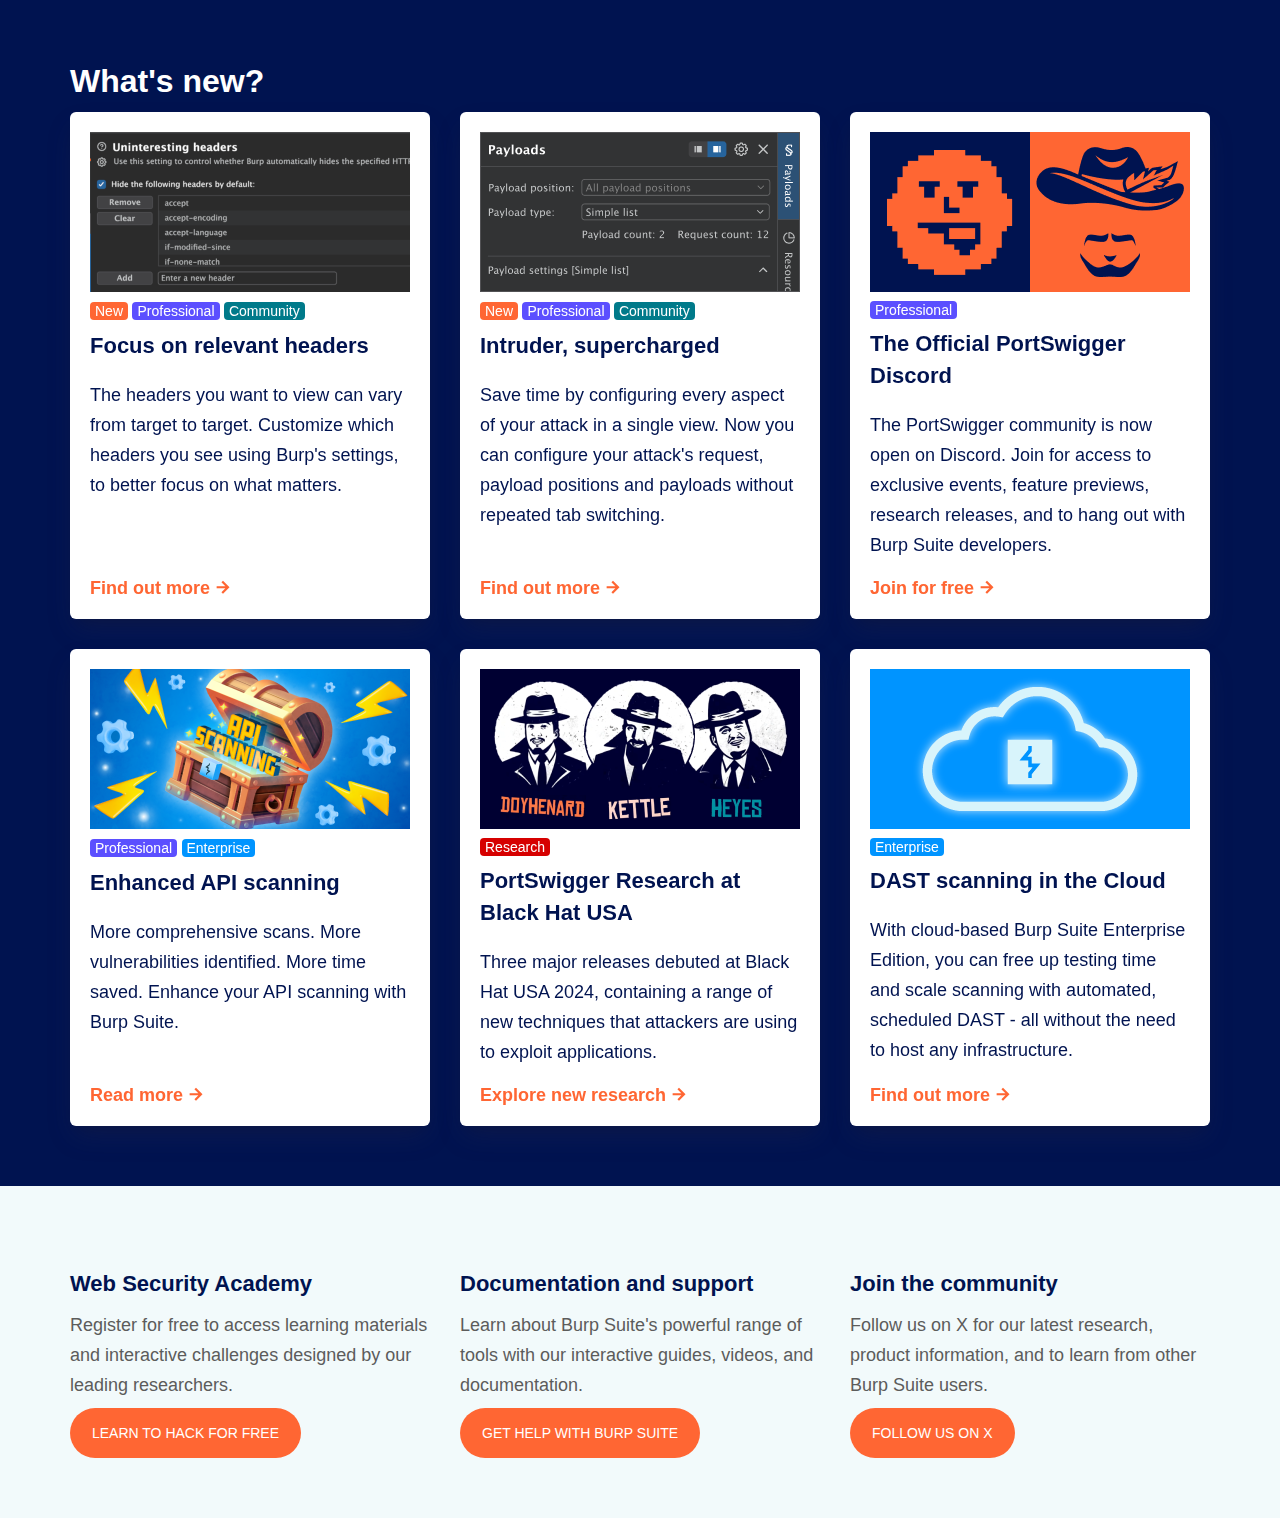
<file: resources/burp-chromium-extension/new-tab/newtab.html>
<html lang="en">
 <head>
  <meta charset="utf-8">
  <meta content="IE=edge" http-equiv="X-UA-Compatible">
  <meta content="width=device-width, initial-scale=1" name="viewport">
  <title>PortSwigger</title>
  <link href="assets/ps/styles/psmain.css" rel="stylesheet" type="text/css">
  <link href="custom.css" rel="stylesheet" type="text/css">
  <script src="newtab.js"></script>
 </head>
 <body>
  <div class="wrapper">
   <div class="section-full-width theme-navy-1">
    <h2>What's new?</h2>
    <div class="container-columns-block"><a target="_blank" redirect="https://0awuhksnz9cf89t1wkg99pxqz1sbpz8zl9kvuw99az0cexm3ky33ckkrkeblyxe/https%3A%2F%2Fportswigger.net%2Fburp%2Fdocumentation%2Fdesktop%2Fsettings%2Fui%2Fmessage-editor%23uninteresting-headers"> <img src="images/uninteresting-headers.png" alt="Uninteresting headers"> <span class="margin-top-tiny"> <span class="label theme-orange-1">New</span> <span class="label theme-pro-1">Professional</span> <span class="label theme-community-2">Community</span> </span> <h3 class="heading3-dark-blue margin-top-tiny">Focus on relevant headers</h3> <p class="heading-navy-1">The headers you want to view can vary from target to target. Customize which headers you see using Burp's settings, to better focus on what matters.</p>
      <div class="spacer"></div> <span class="chevron-after">Find out more</span> </a> <a target="_blank" redirect="https://0awuhksnz9cf89t1wkg99pxqz1sbpz8zl9kvuw99az0cexm3ky33ckkrkeblyxe/https%3A%2F%2Fportswigger.net%2Fburp%2Fdocumentation%2Fdesktop%2Ftools%2Fintruder%2Fgetting-started"> <img src="images/intruder.png" alt="intruder"> <span class="margin-top-tiny"> <span class="label theme-orange-1">New</span> <span class="label theme-pro-1">Professional</span> <span class="label theme-community-2">Community</span> </span> <h3 class="heading3-dark-blue margin-top-tiny">Intruder, supercharged</h3> <p class="heading-navy-1">Save time by configuring every aspect of your attack in a single view. Now you can configure your attack's request, payload positions and payloads without repeated tab switching.</p>
      <div class="spacer"></div> <span class="chevron-after">Find out more</span> </a> <a target="_blank" redirect="https://0awuhksnz9cf89t1wkg99pxqz1sbpz8zl9kvuw99az0cexm3ky33ckkrkeblyxe/https%3A%2F%2Fdiscord.com%2Finvite%2Fportswigger"> <img src="images/ps-discord.png" alt="PortSwigger Discord"> <span class="margin-top-tiny"> <span class="label theme-pro-1">Professional</span> </span> <h3 class="heading3-dark-blue margin-top-tiny">The Official PortSwigger Discord</h3> <p class="heading-navy-1">The PortSwigger community is now open on Discord. Join for access to exclusive events, feature previews, research releases, and to hang out with Burp Suite developers.</p>
      <div class="spacer"></div> <span class="chevron-after">Join for free</span> </a> <a target="_blank" redirect="https://0awuhksnz9cf89t1wkg99pxqz1sbpz8zl9kvuw99az0cexm3ky33ckkrkeblyxe/https%3A%2F%2Fportswigger.net%2Fblog%2Funlock-enhanced-api-scanning-with-burp-suite"> <img src="images/api-scanning.png" alt="enhanced api scanning"> <span class="margin-top-tiny"> <span class="label theme-pro-1">Professional</span> <span class="label theme-enterprise-1">Enterprise</span> </span> <h3 class="heading3-dark-blue margin-top-tiny">Enhanced API scanning</h3> <p class="heading-navy-1">More comprehensive scans. More vulnerabilities identified. More time saved. Enhance your API scanning with Burp Suite.</p>
      <div class="spacer"></div> <span class="chevron-after">Read more</span> </a> <a target="_blank" redirect="https://0awuhksnz9cf89t1wkg99pxqz1sbpz8zl9kvuw99az0cexm3ky33ckkrkeblyxe/https%3A%2F%2Fportswigger.net%2Fresearch%2Fblack-hat"> <img src="images/blackhat-2024.png" alt="PortSwigger Research at Black Hat USA"> <span class="margin-top-tiny"> <span class="label theme-red-1 margin-top-tiny">Research</span> </span> <h3 class="heading3-dark-blue margin-top-tiny">PortSwigger Research at Black Hat USA</h3> <p class="heading-navy-1">Three major releases debuted at Black Hat USA 2024, containing a range of new techniques that attackers are using to exploit applications.</p>
      <div class="spacer"></div> <span class="chevron-after">Explore new research</span> </a> <a target="_blank" redirect="https://0awuhksnz9cf89t1wkg99pxqz1sbpz8zl9kvuw99az0cexm3ky33ckkrkeblyxe/https%3A%2F%2Fportswigger.net%2Fblog%2Fintroducing-dast-scanning-in-the-cloud-with-burp-suite-enterprise-edition"> <img src="images/dast-cloud-scanning.png" alt="DAST cloud scanning"> <span class="margin-top-tiny"> <span class="label theme-enterprise-1">Enterprise</span> </span> <h3 class="heading3-dark-blue margin-top-tiny">DAST scanning in the Cloud</h3> <p class="heading-navy-1">With cloud-based Burp Suite Enterprise Edition, you can free up testing time and scale scanning with automated, scheduled DAST - all without the need to host any infrastructure.</p>
      <div class="spacer"></div> <span class="chevron-after margin-top-medium">Find out more</span> </a>
    </div>
   </div>
   <div class="section-full-width theme-community-6">
    <div class="container-columns">
     <div>
      <h3>Web Security Academy</h3>
      <p>Register for free to access learning materials and interactive challenges designed by our leading researchers.</p>
     </div>
     <div>
      <h3>Documentation and support</h3>
      <p>Learn about Burp Suite's powerful range of tools with our interactive guides, videos, and documentation.</p>
     </div>
     <div>
      <h3>Join the community</h3>
      <p>Follow us on X for our latest research, product information, and to learn from other Burp Suite users.</p>
     </div>
    </div>
    <div class="container-columns">
     <div>
      <div class="container-buttons-left"><a class="button-orange" target="_blank" redirect="https://0awuhksnz9cf89t1wkg99pxqz1sbpz8zl9kvuw99az0cexm3ky33ckkrkeblyxe/https%3A%2F%2Fportswigger.net%2Fweb-security%3Fpk_source%3Dburp_suite_professional%26pk_medium%3Dembedded_browser%26pk_campaign%3Dwsa">Learn to hack for free</a>
      </div>
     </div>
     <div>
      <div class="container-buttons-left spacer"><a class="button-orange" target="_blank" redirect="https://0awuhksnz9cf89t1wkg99pxqz1sbpz8zl9kvuw99az0cexm3ky33ckkrkeblyxe/https%3A%2F%2Fportswigger.net%2Fsupport%3Fpk_source%3Dburp_suite_professional%26pk_medium%3Dembedded_browser%26pk_campaign%3Dburp_support">Get help with Burp Suite</a>
      </div>
     </div>
     <div>
      <div class="container-buttons-left"><a class="button-orange" target="_blank" redirect="https://0awuhksnz9cf89t1wkg99pxqz1sbpz8zl9kvuw99az0cexm3ky33ckkrkeblyxe/https%3A%2F%2Ftwitter.com%2Fburp_suite">Follow us on X</a>
      </div>
     </div>
    </div>
   </div>
  </div>
 </body>
</html>
</file>
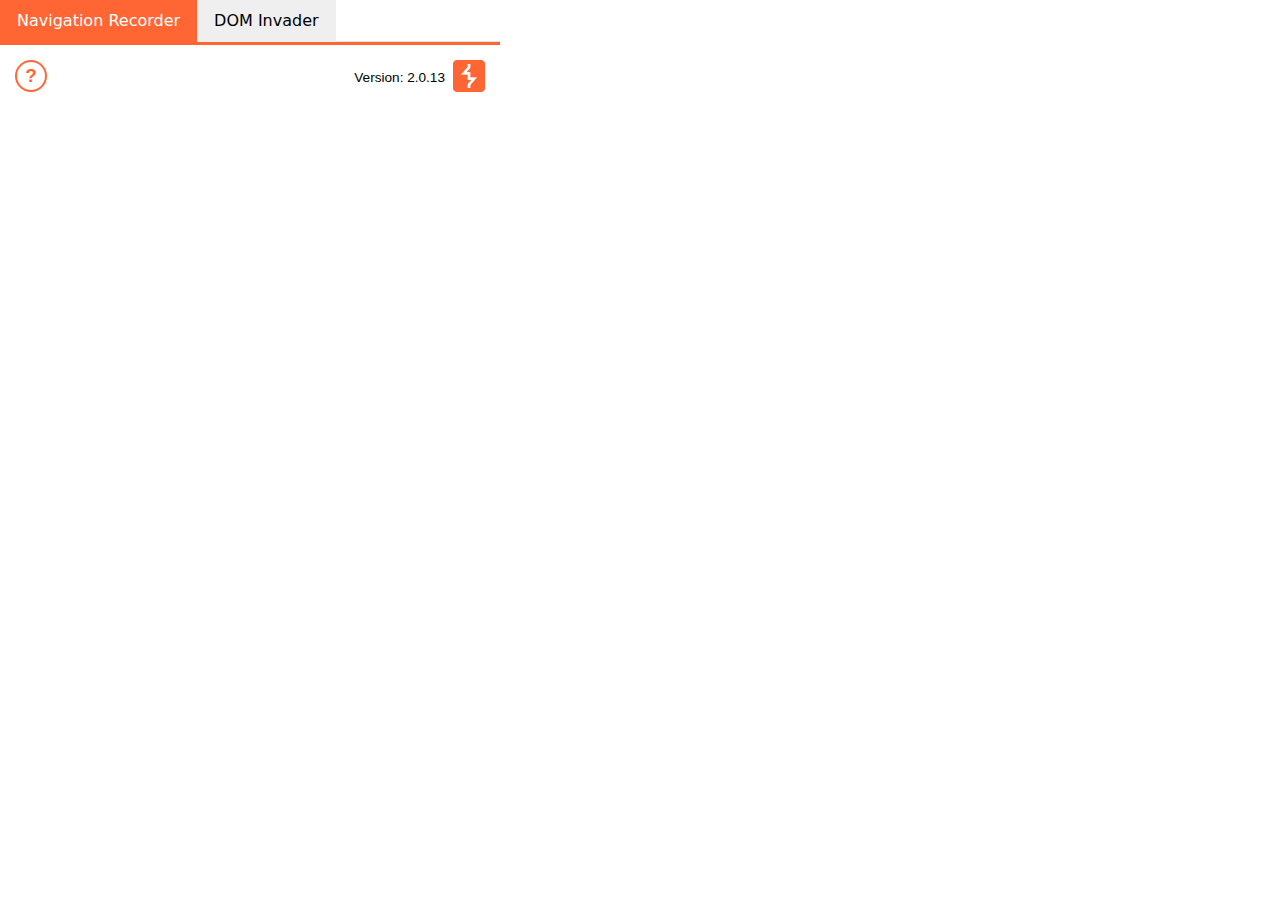
<file: resources/burp-chromium-extension/popup/popup.html>
<!DOCTYPE html>
<html>
    <head>
        <title>Burp Suite container</title>
        <link href="../css/bootstrap/bootstrap.min.css" rel="stylesheet" />
        <link href="../css/styles.css" rel="stylesheet" />
        <script src="../js/bootstrap/bootstrap.bundle.min.js" type="text/javascript"></script>
        <script src="../js/popup.js" type="module"></script>
        <script src="../js/utils.js" type="module"></script>
    </head>
    <body>
        <nav>
            <div class="nav nav-tabs" id="nav-tab" role="tablist">              
              <button class="nav-link active" id="nav-recorder-tab" data-bs-toggle="tab" data-bs-target="#nav-recorder" type="button" role="tab" aria-controls="nav-home" aria-selected="true">Navigation Recorder</button>
              <button class="nav-link" id="nav-dom-invader-tab" data-bs-toggle="tab" data-bs-target="#nav-dom-invader" type="button" role="tab" aria-controls="nav-dom-invader" aria-selected="false">DOM Invader</button>
            </div>
          </nav>
          <div class="tab-content" id="nav-tabContent">            
            <div class="tab-pane fade show active" id="nav-recorder" role="tabpanel" aria-labelledby="nav-recorder-tab"><iframe scrolling="no" src="../navigation-recorder/popup/popup.html"></iframe></div>
            <div class="tab-pane fade" id="nav-dom-invader" role="tabpanel" aria-labelledby="nav-dom-invader-tab"><iframe scrolling="no" src="../dom-invader-extension/settings/settings.html"></iframe></div>
          </div>
    </body>
</html>
</file>
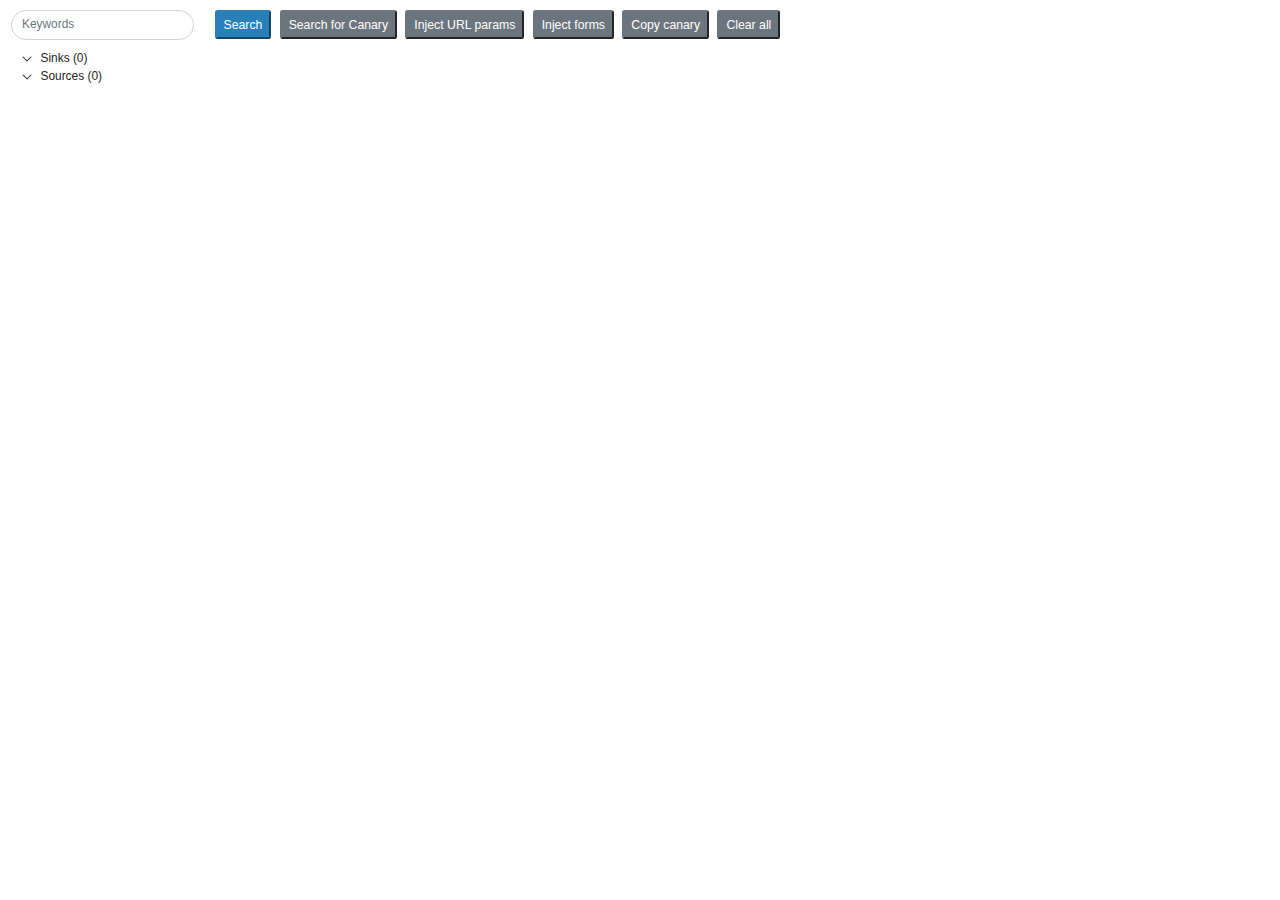
<file: resources/burp-chromium-extension/dom-invader-extension/panels/augmented-dom.html>
<!DOCTYPE html>
<html lang="en">
    <head>
        <meta charset="UTF-8" />
        <title>DOM Invader Augmented DOM</title>
        <link href="../css/bootstrap/bootstrap.min.css" rel="stylesheet">
        <script src="../js/bootstrap/bootstrap.bundle.min.js"></script>
        <link rel="Stylesheet" href="../css/styles.css" />
        <link rel="Stylesheet" href="../css/bootstrap-overrides.css" />
    </head>
    <body>

        <div id="featureAlert" class="alert alert-warning d-none" role="alert">
            <div id="initialMsg"><strong>Feature disabled.</strong> Use the DOM Invader settings, in the top right, to enable Augmented DOM. <a href="https://portswigger.net/burp/documentation/desktop/tools/dominvader#enabling-dom-invader" rel="noopener" target="_blank">View documentation</a>.</div>
            <div class="d-none" id="reloadMessage"><strong>Feature disabled.</strong> In order for changed settings to take effect, you must <a href="#" id="reloadDevToolsLink" class="alert-link">reload</a> your browser. </div>
        </div>

        <div class="container-fluid augmented-dom">

            <div class="toast" role="alert" aria-live="assertive" aria-atomic="true">
                <div class="toast-header">
                    <img src="../images/DomInvader-16.png" class="rounded mr-10" alt="DOMInvader icon">&nbsp;
                    <strong class="me-auto">DOM Invader</strong>
                    <button type="button" class="btn-close" data-bs-dismiss="toast" aria-label="Close"></button>
                </div>
                <div class="toast-body">

                </div>
            </div>

            <div class="buttons-container">
                <div class="row">
                    <div class="col-sm-auto form-group">
                        <input id="keywords" placeholder="Keywords" class="form-control" />
                    </div>
                    <div class="col">
                        <button type="button" class="btn-sm btn-primary" id="searchBtn">Search</button>
                        <button type="button" class="btn-sm btn-secondary" id="searchCanaryBtn">Search for Canary</button>
                        <button type="button" class="btn-sm btn-secondary" id="injectCanarySeparatelyBtn">Inject URL params</button>
                        <button type="button" class="btn-sm btn-secondary" id="injectFormsCanaryBtn">Inject forms</button>
                        <button type="button" class="btn-sm btn-secondary" id="copyCanaryBtn">Copy canary</button>
                        <button type="button" class="btn-sm btn-secondary" id="clearButton">Clear all</button>
                    </div>
                </div>
            </div>
            <div id="dataDisplay" class="table-responsive-sm">

                <div id="warningMsg" class="alert alert-warning d-flex align-items-center d-none w-auto" role="alert">
                    <svg xmlns="http://www.w3.org/2000/svg" width="20" height="20" fill="currentColor" class="bi bi-exclamation-triangle-fill flex-shrink-0 me-2" viewBox="0 0 16 16" role="img" aria-label="Warning:">
                        <path d="M8.982 1.566a1.13 1.13 0 0 0-1.96 0L.165 13.233c-.457.778.091 1.767.98 1.767h13.713c.889 0 1.438-.99.98-1.767L8.982 1.566zM8 5c.535 0 .954.462.9.995l-.35 3.507a.552.552 0 0 1-1.1 0L7.1 5.995A.905.905 0 0 1 8 5zm.002 6a1 1 0 1 1 0 2 1 1 0 0 1 0-2z"/>
                    </svg>
                    <div class="warning-text"></div>
                </div>

                <ul class="tree" id="sinkTree">
                    <li>
                        <span class="caret caret-down">Sinks (0)</span>
                        <ul class="nested sinks active"></ul>
                    </li>
                </ul>
                <ul class="tree" id="sourceTree">
                    <li>
                        <span class="caret caret-down">Sources (0)</span>
                        <ul class="nested sources active"></ul>
                    </li>
                </ul>
            </div>
        </div>
        <script src="../js/jquery/jquery-3.6.0.min.js"></script>
        <script src="../js/shared.js"></script>
        <script type="module" src="../js/augmented-dom.js"></script>
    </body>
</html>
</file>
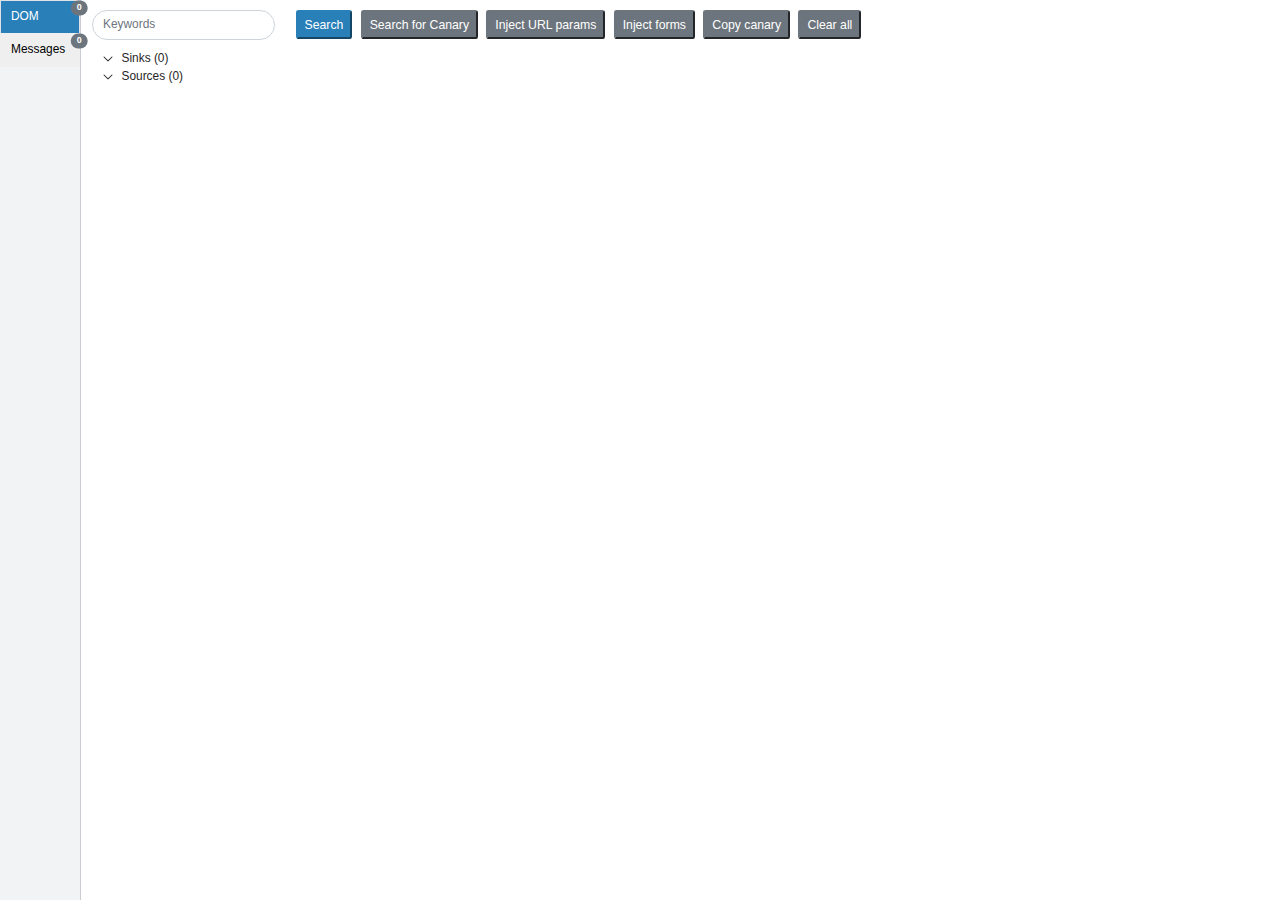
<file: resources/burp-chromium-extension/dom-invader-extension/panels/dom-invader.html>
<!DOCTYPE html>
<html lang="en">
<head>
    <meta charset="UTF-8" />
    <title>DOM Invader Container</title>
    <link href="../css/bootstrap/bootstrap.min.css" rel="stylesheet">
    <script src="../js/bootstrap/bootstrap.bundle.min.js"></script>
    <link rel="Stylesheet" href="../css/styles.css"/>
    <link rel="Stylesheet" href="../css/bootstrap-overrides.css"/>
    <link rel="Stylesheet" href="../css/dom-invader.css"/>
</head>
<body>
    <div class="row vw-100 vh-100">
        <div class="col-auto dom-invader-tabs">
            <nav>
                <div class="nav nav-tabs flex-column" id="nav-tab" role="tablist">
                    <button class="nav-link active position-relative" id="nav-augmented-dom-tab" data-bs-toggle="tab" data-bs-target="#nav-augmented-dom" type="button" role="tab" aria-controls="nav-augmented-dom" aria-selected="true">DOM <span id="augmented-dom-count" class="position-absolute top-20 start-100 translate-middle badge rounded-pill bg-secondary">0</span></button>
                    <button class="nav-link position-relative" id="nav-postmessage-tab" data-bs-toggle="tab" data-bs-target="#nav-postmessage" type="button" role="tab" aria-controls="nav-postmessage" aria-selected="false">Messages <span id="postmessage-count" class="position-absolute top-20 start-100 translate-middle badge rounded-pill bg-secondary">0</span></button>
                </div>
            </nav>
        </div>
        <div class="col dom-invader-content">
            <div class="tab-content" id="nav-tabContent">
                <div class="tab-pane fade show active" id="nav-augmented-dom" role="tabpanel" aria-labelledby="nav-augmented-dom-tab"><iframe src="augmented-dom.html"></iframe></div>
                <div class="tab-pane fade" id="nav-postmessage" role="tabpanel" aria-labelledby="nav-postmessage-tab"><iframe src="postmessage.html"></iframe></div>
            </div>
        </div>
    </div>
    <script src="../js/jquery/jquery-3.6.0.min.js"></script>
    <script src="../js/dom-invader.js"></script>
</body>
</html>
</file>
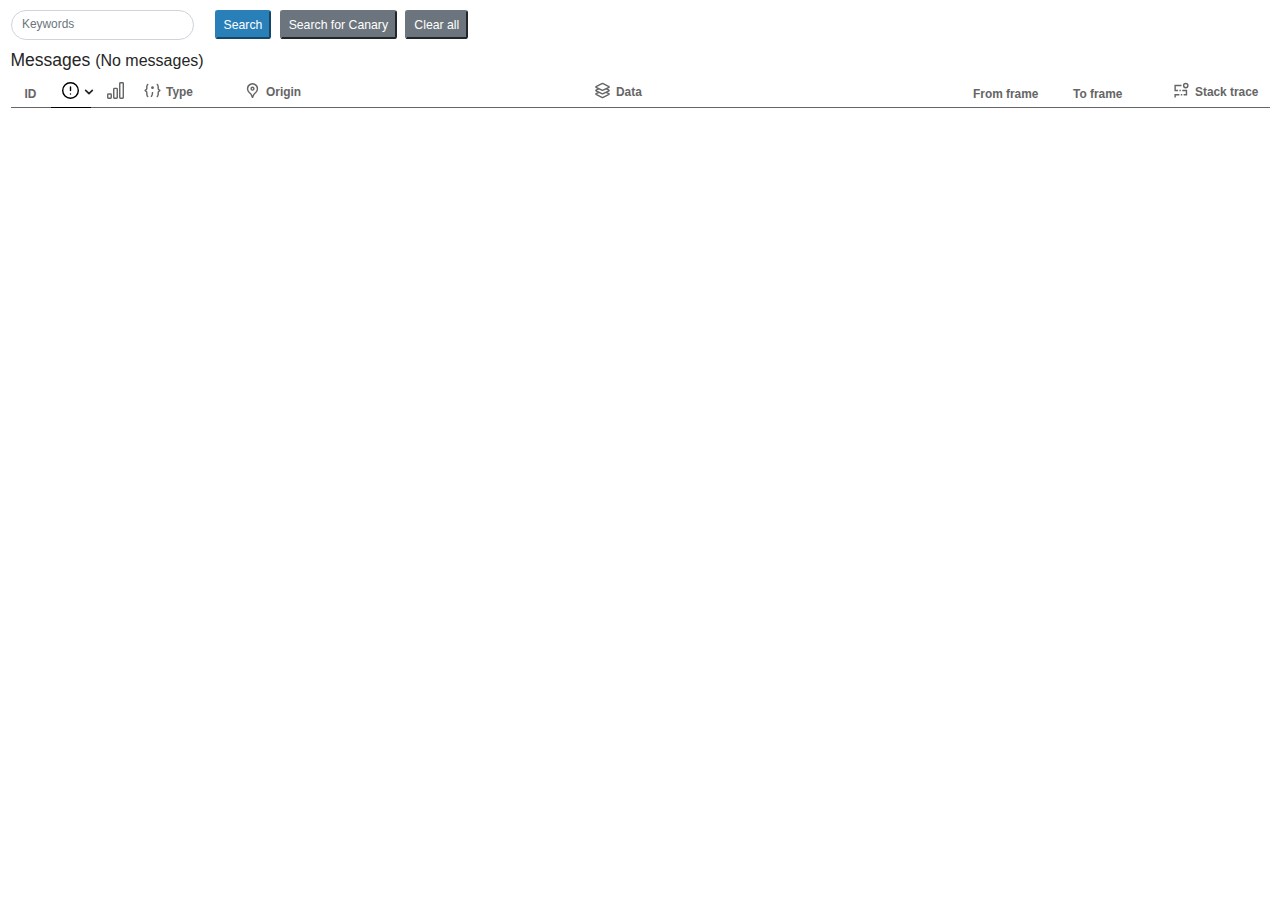
<file: resources/burp-chromium-extension/dom-invader-extension/panels/postmessage.html>
<!DOCTYPE html>
<html lang="en">
<head>
    <meta charset="UTF-8" />
    <title>DOM Invader Postmessage</title>
    <link href="../css/bootstrap/bootstrap.min.css" rel="stylesheet">
    <script src="../js/bootstrap/bootstrap.bundle.min.js"></script>
    <link rel="Stylesheet" href="../css/styles.css"/>
    <link rel="Stylesheet" href="../css/bootstrap-overrides.css"/>
</head>
<body>

<div id="featureAlert" class="alert alert-warning d-none" role="alert">
    <div id="initialMsg"><strong>Feature disabled.</strong> Use the DOM Invader settings, in the top right, to enable Postmessage
        interception. <a href="https://portswigger.net/burp/documentation/desktop/tools/dominvader/postmessage#enabling-web-message-interception" rel="noopener" target="_blank">View documentation</a>.
    </div>
    <div class="d-none" id="reloadMessage"><strong>Feature disabled.</strong> In order for changed settings to take
        effect, you must <a href="#" id="reloadDevToolsLink" class="alert-link">reload</a> your browser.
    </div>
</div>

<div class="container-fluid postmessage">

    <div class="toast" role="alert" aria-live="assertive" aria-atomic="true">
        <div class="toast-header">
            <img src="../images/DomInvader-16.png" class="rounded mr-10" alt="DOMInvader icon">&nbsp;
            <strong class="me-auto">DOM Invader</strong>
            <button type="button" class="btn-close" data-bs-dismiss="toast" aria-label="Close"></button>
        </div>
        <div class="toast-body">
            Press escape to open the console or click to the console tab to view the stack trace
        </div>
    </div>

    <div class="modal fade" id="sendMessageModal" tabindex="-1" aria-labelledby="sendMessageModalLabel"
         aria-hidden="true">
        <div class="modal-dialog modal-dialog-centered modal-xl">
            <div class="modal-content">
                <div class="modal-header">
                    <h5 class="modal-title" id="sendMessageModalLabel">Replay Postmessage</h5>
                    <button type="button" class="btn-close" data-bs-dismiss="modal" aria-label="Close"></button>
                </div>
                <div class="modal-body">
                    <div class="container-fluid">
                        <div class="row">
                            <div id="replayMessageContainer" class="col-lg-8">
                                <div id="postmessageSourceId" class="d-none"></div>
                                <div class="row align-items-center" id="postmessageGeneratedNotice">
                                    <div class="col generated-notice d-flex align-items-center mb-2">
                                        <img src="../images/assets/generated-id-blue.svg" alt="Generated ID" title="Generated ID"/>
                                        This message was automatically generated by DOM Invader.
                                    </div>
                                </div>
                                <div class="row align-items-center mb-2" id="postmessageSpoofOriginDataRow">
                                    <div class="col-3">
                                        <label class="form-check-label label" for="fakeOriginCheck">
                                            <img src="../images/assets/spoof-origin.svg" alt="Spoof Origin"
                                                 title="Spoof Origin"/>Spoof origin
                                        </label>
                                    </div>
                                    <div class="col">
                                        <div class="form-check">
                                            <input class="form-check-input" type="checkbox" value=""
                                                   id="fakeOriginCheck">
                                        </div>
                                    </div>
                                </div>
                                <div class="row align-items-center mb-2">
                                    <div class="col-3">
                                        <label for="postmessageOrigin" class="form-label label"><img
                                                src="../images/assets/origin.svg" alt="Origin"
                                                title="Origin"/>Origin</label>
                                    </div>
                                    <div class="col">
                                        <input type="text" class="form-control" id="postmessageOrigin">
                                    </div>
                                </div>
                                <div class="row align-text-top mb-2">
                                    <div class="col-3">
                                        <label for="postmessageData" class="form-label label"><img
                                                src="../images/assets/data.svg" alt="Data" title="Data"/>Data</label>
                                    </div>
                                    <div class="col">
                                        <textarea class="form-control" id="postmessageData"></textarea>
                                    </div>
                                </div>
                                <div class="row align-items-center mb-2 d-none" id="postmessageManipulatedDataRow">
                                    <div class="col-3">
                                        <label for="postmessageDataSelect" class="form-label label"><img
                                                src="../images/assets/show.svg" alt="Show" title="Show"/>Show</label>
                                    </div>
                                    <div class="col">
                                        <select class="form-select" aria-label="Show data displayed"
                                                id="postmessageDataSelect">
                                            <option value="0">Original data</option>
                                            <option value="1">Manipulated data</option>
                                        </select>
                                    </div>
                                </div>
                                <div class="row align-items-center mb-2">
                                    <div class="col-3">
                                        <label for="postmessageTypeSelect" class="form-label label"><img
                                                src="../images/assets/type.svg" alt="Message type"
                                                title="Message type"/>Message type</label>
                                    </div>
                                    <div class="col">
                                        <select class="form-select" aria-label="Show message type"
                                                id="postmessageTypeSelect">
                                            <option>json-object</option>
                                            <option>json-string</option>
                                            <option>string</option>
                                        </select>
                                        <input type="hidden" id="postMessageFramePath" value="" />
                                    </div>
                                </div>
                            </div>
                            <div id="issuesContainer" class="col-lg-4">
                                <div class="issueWrapper row align-items-center mt-2 mb-2" id="issueSeverity">
                                    <div class="col-3">
                                    <span class="label">
                                        <img src="../images/assets/severity.svg" alt="Severity" title="Severity"/>Severity
                                    </span>
                                    </div>
                                    <div class="col divider">
                                        <span class="detailValue capitalise"></span>
                                    </div>
                                </div>
                                <div class="issueWrapper row align-items-center mb-2" id="issueConfidence">
                                    <div class="col-3">
                                    <span class="label">
                                        <img src="../images/assets/confidence.svg" alt="Confidence"
                                             title="Confidence"/>Confidence
                                    </span>
                                    </div>
                                    <div class="col divider">
                                        <span class="detailValue capitalise"></span>
                                    </div>
                                </div>
                                <div class="issueWrapper row align-items-center mb-2" id="issueOriginAccessed">
                                    <div class="col-3">
                                    <span class="label">
                                        <img src="../images/assets/origin.svg" alt="Origin accessed"
                                             title="Origin accessed"/>Origin accessed
                                    </span>
                                    </div>
                                    <div class="col divider">
                                        <span class="detailValue capitalise"></span>
                                    </div>
                                </div>
                                <div class="issueWrapper row align-items-center mb-2" id="issueDataAccessed">
                                    <div class="col-3">
                                    <span class="label">
                                        <img src="../images/assets/data.svg" alt="Data accessed"
                                             title="Data accessed"/>Data accessed
                                    </span>
                                    </div>
                                    <div class="col divider">
                                        <span class="detailValue capitalise"></span>
                                    </div>
                                </div>
                                <div class="issueWrapper row align-items-center mb-2" id="issueSourceAccessed">
                                    <div class="col-3">
                                    <span class="label">
                                        <img src="../images/assets/source.svg" alt="Source accessed"
                                             title="Source accessed"/>Source accessed
                                    </span>
                                    </div>
                                    <div class="col divider">
                                        <span class="detailValue capitalise"></span>
                                    </div>
                                </div>
                                <div class="issueWrapper row align-items-center mb-2" id="issueTitle">
                                    <div class="fullCol">
                                        <span class="label">Title</span>
                                        <div>
                                            <span class="detailValue"><span class="title">TITLE</span><span class="title-sink black">SINK</span></span>
                                        </div>
                                    </div>
                                </div>
                                <div class="issueWrapper row align-text-top mb-2" id="issueDescription">
                                    <div class="fullCol">
                                        <span class="label">Description</span>
                                        <div>
                                        <span class="detailValue grey">Web message data is being sent via <span class="description-original-origin black">ORIGINAL ORIGIN</span>
                                         to origin <span class="description-origin black">ORIGIN</span> from a postMessage request.<span class="description-extra black">EXTRA</span>
                                        This event listener <span class="description-origin-checked-first black">ORIGIN CHECKED FIRST</span> check the origin before accessing data.</span>
                                        </div>
                                    </div>
                                </div>
                            </div>
                        </div>
                    </div>
                </div>
                <div class="modal-footer">
                    <button type="button" class="btn btn-secondary" data-bs-dismiss="modal" id="closeBtn">Close</button>
                    <button type="button" class="btn btn-secondary" id="logStacktraceBtn">Log Stack trace</button>
                    <button type="button" class="btn btn-secondary" id="buildPocBtn">Build PoC</button>
                    <button type="button" class="btn btn-primary" id="sendPostmessageBtn">Send (CTRL+Enter)</button>
                </div>
            </div>
        </div>
    </div>
    <div class="buttons-container">
        <div class="row">
            <div class="col-sm-auto form-group">
                <input id="keywords" placeholder="Keywords" class="form-control" />
            </div>
            <div class="col">
                <button type="button" class="btn-sm btn-primary " id="searchBtn">Search</button>
                <button type="button" class="btn-sm btn-secondary" id="searchCanaryBtn">Search for Canary</button>
                <button type="button" class="btn-sm btn-secondary" id="clearButton">Clear all</button>
            </div>
        </div>
    </div>

    <h5>Messages <span id="msgResults">(No messages)</span></h5>

    <table class="table table-striped table-sm table-hover sortable" id="messages">
        <thead>
        <tr id="messageHeader">
            <th class="narrow-col">ID</th>
            <th class="narrow-col selectedCol sorted-desc" id="severityColumn"><img src="../images/assets/severity.svg" alt="Severity"
                                                                   title="Severity" class="no-pad"/></th>
            <th class="narrow-col" id="confidenceColumn"><img src="../images/assets/confidence.svg"
                                                                     alt="Confidence" title="Confidence"
                                                                     class="no-pad"/></th>
            <th class="medium-col"><img src="../images/assets/type.svg" alt="Type" title="Type"/>Type</th>
            <th class="large-col"><img src="../images/assets/origin.svg" alt="Origin" title="Origin"/>Origin</th>
            <th id="data-col"><img src="../images/assets/data.svg" alt="Data" title="Data"/>Data</th>
            <th class="medium-col">From frame</th>
            <th class="medium-col">To frame</th>
            <th id="stack-trace-col"><img src="../images/assets/stacktrace.svg" alt="Stack trace" title="Stack trace"/>Stack
                trace
            </th>
        </tr>
        </thead>
        <tbody>
        </tbody>
    </table>
</div>
<script src="../js/jquery/jquery-3.6.0.min.js"></script>
<script src="../js/shared.js"></script>
<script type="module" src="../js/postmessage.js"></script>
</body>
</html>
</file>
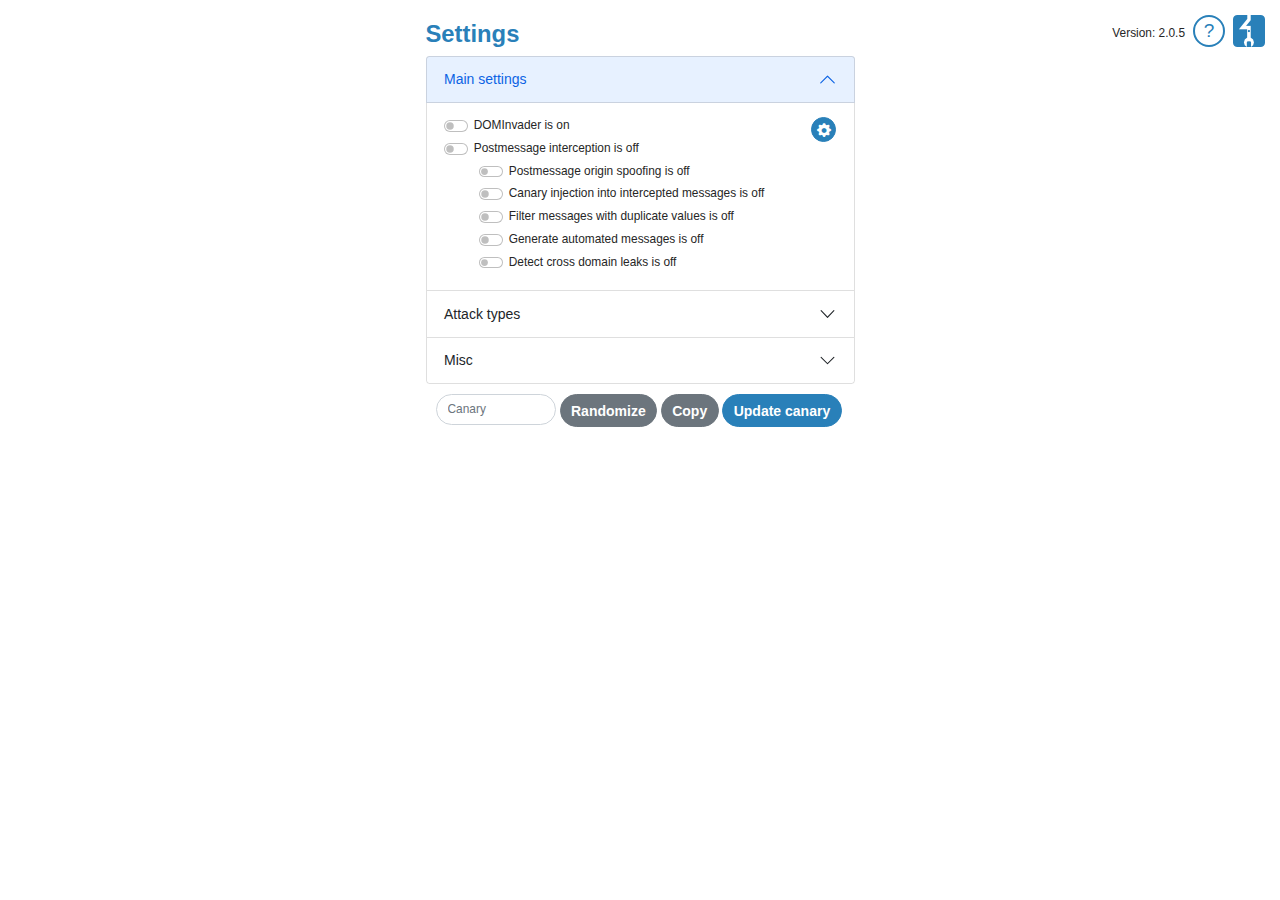
<file: resources/burp-chromium-extension/dom-invader-extension/settings/settings.html>
<!DOCTYPE html>
<html lang="en" xmlns="http://www.w3.org/1999/html">
    <head>
        <meta charset="UTF-8" />
        <title>Settings</title>
        <link href="../css/bootstrap/bootstrap.min.css" rel="stylesheet">
        <link href="../css/bootstrap/bootstrap-icons.css" rel="stylesheet">
        <script src="../js/bootstrap/bootstrap.bundle.min.js"></script>
        <script src="../js/jquery/jquery-3.6.0.min.js"></script>
        <link rel="Stylesheet" href="../css/styles.css" />
        <link rel="Stylesheet" href="../css/bootstrap-overrides.css" />
    </head>
    <body class="settings">
        <div class="logo-and-help">
            <button id="helpBtn">?</button>
            <img src="../images/DomInvader-32.png" alt="DomInvader Logo"/>
        </div>
        <div class="container">
            <h1>Settings</h1>
            <div id="version">Version: 2.0.5</div>
            <form>

                <div class="accordion" id="accordionSettings">
                    <div class="accordion-item">
                        <h2 class="accordion-header" id="mainSettings">
                            <button class="accordion-button" type="button" data-bs-toggle="collapse" data-bs-target="#collapseOne" aria-expanded="true" aria-controls="collapseOne">
                                Main settings
                            </button>
                        </h2>
                        <div id="collapseOne" class="accordion-collapse collapse show" aria-labelledby="mainSettings" data-bs-parent="#accordionSettings">
                            <div class="accordion-body">
                                <div class="form-check form-switch">

                                    <div class="modal fade" id="generalConfiguration" tabindex="-1" aria-labelledby="sinksConfigurationLabel" aria-hidden="true">
                                        <div class="modal-dialog">
                                            <div class="modal-content">
                                                <div class="modal-header">
                                                    <nav>
                                                        <div class="nav nav-tabs" id="nav-tab" role="tablist">
                                                            <button class="nav-link active" id="nav-sinks-tab" data-bs-toggle="tab" data-bs-target="#nav-sinks" type="button" role="tab" aria-controls="nav-sinks" aria-selected="true">Sinks</button>
                                                            <button class="nav-link" id="nav-custom-sinks-tab" data-bs-toggle="tab" data-bs-target="#nav-custom-sinks" type="button" role="tab" aria-controls="nav-custom-sinks" aria-selected="true">Custom Sinks</button>
                                                            <button class="nav-link" id="nav-sources-tab" data-bs-toggle="tab" data-bs-target="#nav-sources" type="button" role="tab" aria-controls="nav-sources" aria-selected="false">Sources</button>
                                                            <button class="nav-link" id="nav-messages-tab" data-bs-toggle="tab" data-bs-target="#nav-messages" type="button" role="tab" aria-controls="nav-messages" aria-selected="false">Messages</button>
                                                        </div>
                                                    </nav>
                                                    <button type="button" class="btn-close" data-bs-dismiss="modal" aria-label="Close"></button>
                                                </div>
                                                <div class="modal-body">
                                                    <div class="tab-content" id="nav-tabContent">
                                                        <div class="tab-pane fade show active" id="nav-sinks" role="tabpanel" aria-labelledby="nav-sinks-tab">
                                                            <h5 class="modal-title" id="sinksConfigurationLabel">Show/hide sinks</h5>
                                                            <div id="sinksConfigurationContainer"></div>
                                                        </div>
                                                        <div class="tab-pane fade show" id="nav-custom-sinks" role="tabpanel" aria-labelledby="nav-custom-sinks-tab">
                                                            <h5 class="modal-title" id="customSinksConfigurationLabel">Custom sinks</h5>
                                                            <div id="customSinksConfigurationContainer"></div>
                                                        </div>
                                                        <div class="tab-pane fade" id="nav-sources" role="tabpanel" aria-labelledby="nav-sources-tab">
                                                            <h5 class="modal-title" id="sourcesLabel">Show/hide sources</h5>
                                                            <div id="sourcesTrackingContainer"></div>
                                                        </div>
                                                        <div class="tab-pane fade" id="nav-messages" role="tabpanel" aria-labelledby="nav-messages-tab">
                                                            <h5 class="modal-title" id="messagesLabel">Messages configuration</h5>
                                                            <div id="messagesContainer"></div>
                                                        </div>
                                                    </div>
                                                </div>
                                                <div class="modal-footer">
                                                    <div id="sinkControls">
                                                        <button type="button" class="btn btn-secondary" data-bs-dismiss="modal">Close</button>
                                                        <button type="button" class="btn btn-secondary" id="selectNoSinks">None</button>
                                                        <button type="button" class="btn btn-secondary" id="selectAllSinks">All</button>
                                                        <button type="button" class="btn btn-secondary" id="selectInterestingSinks">Interesting</button>
                                                        <button type="button" class="btn btn-secondary" id="resetSinksConfiguration">Reset</button>
                                                        <button type="button" class="btn btn-primary" data-bs-dismiss="modal" id="saveSinksConfiguration">Save</button>
                                                    </div>
                                                    <div id="customSinkControls">
                                                        <button type="button" class="btn btn-secondary" data-bs-dismiss="modal">Close</button>
                                                    </div>
                                                    <div class="d-none" id="sourceControls">
                                                        <button type="button" class="btn btn-secondary" data-bs-dismiss="modal">Close</button>
                                                        <button type="button" class="btn btn-secondary" id="selectNoSources">None</button>
                                                        <button type="button" class="btn btn-secondary" id="selectAllSources">All</button>
                                                        <button type="button" class="btn btn-secondary" id="resetSourcesTracking">Reset</button>
                                                        <button type="button" class="btn btn-primary" data-bs-dismiss="modal" id="saveSourcesTracking">Save</button>
                                                    </div>
                                                    <div class="d-none" id="messageControls">
                                                        <button type="button" class="btn btn-secondary" data-bs-dismiss="modal">Close</button>
                                                    </div>
                                                </div>
                                            </div>
                                        </div>
                                    </div>

                                    <div class="modal fade" id="sinksCallbackConfiguration" tabindex="-1" aria-labelledby="sinksCallbackConfigurationLabel" aria-hidden="true">
                                        <div class="modal-dialog">
                                            <div class="modal-content">
                                                <div class="modal-header">
                                                    <h5 class="modal-title" id="sinksCallbackConfigurationLabel">Sinks callback configuration</h5>
                                                    <button type="button" class="btn-close" data-bs-dismiss="modal" aria-label="Close"></button>
                                                </div>
                                                <div class="modal-body">
                                                    <div class="alert alert-warning d-flex align-items-center" role="alert">

                                                        <svg xmlns="http://www.w3.org/2000/svg" class="d-none">
                                                            <symbol id="check-circle-fill" fill="currentColor" viewBox="0 0 16 16">
                                                                <path d="M16 8A8 8 0 1 1 0 8a8 8 0 0 1 16 0zm-3.97-3.03a.75.75 0 0 0-1.08.022L7.477 9.417 5.384 7.323a.75.75 0 0 0-1.06 1.06L6.97 11.03a.75.75 0 0 0 1.079-.02l3.992-4.99a.75.75 0 0 0-.01-1.05z"/>
                                                            </symbol>
                                                            <symbol id="info-fill" fill="currentColor" viewBox="0 0 16 16">
                                                                <path d="M8 16A8 8 0 1 0 8 0a8 8 0 0 0 0 16zm.93-9.412-1 4.705c-.07.34.029.533.304.533.194 0 .487-.07.686-.246l-.088.416c-.287.346-.92.598-1.465.598-.703 0-1.002-.422-.808-1.319l.738-3.468c.064-.293.006-.399-.287-.47l-.451-.081.082-.381 2.29-.287zM8 5.5a1 1 0 1 1 0-2 1 1 0 0 1 0 2z"/>
                                                            </symbol>
                                                            <symbol id="exclamation-triangle-fill" fill="currentColor" viewBox="0 0 16 16">
                                                                <path d="M8.982 1.566a1.13 1.13 0 0 0-1.96 0L.165 13.233c-.457.778.091 1.767.98 1.767h13.713c.889 0 1.438-.99.98-1.767L8.982 1.566zM8 5c.535 0 .954.462.9.995l-.35 3.507a.552.552 0 0 1-1.1 0L7.1 5.995A.905.905 0 0 1 8 5zm.002 6a1 1 0 1 1 0 2 1 1 0 0 1 0-2z"/>
                                                            </symbol>
                                                        </svg>

                                                        <svg class="bi flex-shrink-0 me-2" width="24" height="24" role="img" aria-label="Warning:"><use xlink:href="#exclamation-triangle-fill"></use></svg>
                                                        <div>
                                                            This is for advanced users only. Please ensure this is valid JavaScript.
                                                        </div>
                                                    </div>
                                                    <div class="form-group">
                                                        <label for="sinkCallbackElement">Sink callback</label>
                                                        <textarea class="form-control" id="sinkCallbackElement"></textarea>
                                                    </div>
                                                </div>
                                                <div class="modal-footer">
                                                    <button type="button" class="btn btn-secondary" data-bs-dismiss="modal">Close</button>
                                                    <button type="button" class="btn btn-secondary" data-bs-dismiss="modal" id="resetSinksCallbackConfiguration">Reset</button>
                                                    <button type="button" class="btn btn-primary" id="saveSinksCallbackConfiguration">Save</button>
                                                </div>
                                            </div>
                                        </div>
                                    </div>

                                    <div class="modal fade" id="addSinkConfiguration" tabindex="-1" aria-labelledby="addSinkConfigurationLabel" aria-hidden="true">
                                        <div class="modal-dialog">
                                            <div class="modal-content">
                                                <div class="modal-header">
                                                    <h5 class="modal-title" id="addSinkConfigurationLabel">Add custom sink</h5>
                                                    <button type="button" class="btn-close" data-bs-dismiss="modal" aria-label="Close"></button>
                                                </div>
                                                <div class="modal-body">
                                                    <div class="row row-cols-1 pb-2 mb-2 pt-2 mt-2 border-bottom">
                                                        <div class="col-6"><label class="col-form-label">Object to instrument:</label></div>
                                                        <div class="col-6"><input class="form-control" id="objectToInstrument" placeholder="document"></div>
                                                    </div>
                                                    <div class="row row-cols-1 pb-2 mb-2 pt-2 mt-2 border-bottom">
                                                        <div class="col-6"><label class="col-form-label">Sink name:</label></div>
                                                        <div class="col-6"><input class="form-control" id="sinkName" placeholder="querySelector"></div>
                                                    </div>
                                                    <div class="form-check form-switch">
                                                        <input class="form-check-input" type="checkbox" id="lookForCanary" checked="checked" />
                                                        <label class="form-check-label" for="lookForCanary">Look for canary?</label>
                                                    </div>
                                                </div>
                                                <div class="modal-footer">
                                                    <button type="button" class="btn btn-secondary" data-bs-dismiss="modal">Close</button>
                                                    <button type="button" class="btn btn-primary" id="saveCustomSinkConfiguration">Add</button>
                                                </div>
                                            </div>
                                        </div>
                                    </div>

                                    <div class="modal fade" id="sourcesCallbackConfiguration" tabindex="-1" aria-labelledby="sourcesCallbackConfigurationLabel" aria-hidden="true">
                                        <div class="modal-dialog">
                                            <div class="modal-content">
                                                <div class="modal-header">
                                                    <h5 class="modal-title" id="sourcesCallbackConfigurationLabel">Sources callback configuration</h5>
                                                    <button type="button" class="btn-close" data-bs-dismiss="modal" aria-label="Close"></button>
                                                </div>
                                                <div class="modal-body">
                                                    <div class="alert alert-warning d-flex align-items-center" role="alert">

                                                        <svg xmlns="http://www.w3.org/2000/svg" class="d-none">
                                                            <symbol id="check-circle-fill" fill="currentColor" viewBox="0 0 16 16">
                                                                <path d="M16 8A8 8 0 1 1 0 8a8 8 0 0 1 16 0zm-3.97-3.03a.75.75 0 0 0-1.08.022L7.477 9.417 5.384 7.323a.75.75 0 0 0-1.06 1.06L6.97 11.03a.75.75 0 0 0 1.079-.02l3.992-4.99a.75.75 0 0 0-.01-1.05z"/>
                                                            </symbol>
                                                            <symbol id="info-fill" fill="currentColor" viewBox="0 0 16 16">
                                                                <path d="M8 16A8 8 0 1 0 8 0a8 8 0 0 0 0 16zm.93-9.412-1 4.705c-.07.34.029.533.304.533.194 0 .487-.07.686-.246l-.088.416c-.287.346-.92.598-1.465.598-.703 0-1.002-.422-.808-1.319l.738-3.468c.064-.293.006-.399-.287-.47l-.451-.081.082-.381 2.29-.287zM8 5.5a1 1 0 1 1 0-2 1 1 0 0 1 0 2z"/>
                                                            </symbol>
                                                            <symbol id="exclamation-triangle-fill" fill="currentColor" viewBox="0 0 16 16">
                                                                <path d="M8.982 1.566a1.13 1.13 0 0 0-1.96 0L.165 13.233c-.457.778.091 1.767.98 1.767h13.713c.889 0 1.438-.99.98-1.767L8.982 1.566zM8 5c.535 0 .954.462.9.995l-.35 3.507a.552.552 0 0 1-1.1 0L7.1 5.995A.905.905 0 0 1 8 5zm.002 6a1 1 0 1 1 0 2 1 1 0 0 1 0-2z"/>
                                                            </symbol>
                                                        </svg>

                                                        <svg class="bi flex-shrink-0 me-2" width="24" height="24" role="img" aria-label="Warning:"><use xlink:href="#exclamation-triangle-fill"></use></svg>
                                                        <div>
                                                            This is for advanced users only. Please ensure this is valid JavaScript.
                                                        </div>
                                                    </div>
                                                    <div class="form-group">
                                                        <label for="sourceCallbackElement">Source callback</label>
                                                        <textarea class="form-control" id="sourceCallbackElement"></textarea>
                                                    </div>
                                                </div>
                                                <div class="modal-footer">
                                                    <button type="button" class="btn btn-secondary" data-bs-dismiss="modal">Close</button>
                                                    <button type="button" class="btn btn-secondary" data-bs-dismiss="modal" id="resetSourcesCallbackConfiguration">Reset</button>
                                                    <button type="button" class="btn btn-primary" id="saveSourcesCallbackConfiguration">Save</button>
                                                </div>
                                            </div>
                                        </div>
                                    </div>

                                    <div class="modal fade" id="messagesCallbackConfiguration" tabindex="-1" aria-labelledby="messagesCallbackConfigurationLabel" aria-hidden="true">
                                        <div class="modal-dialog">
                                            <div class="modal-content">
                                                <div class="modal-header">
                                                    <h5 class="modal-title" id="messagesCallbackConfigurationLabel">Messages callback configuration</h5>
                                                    <button type="button" class="btn-close" data-bs-dismiss="modal" aria-label="Close"></button>
                                                </div>
                                                <div class="modal-body">
                                                    <div class="alert alert-warning d-flex align-items-center" role="alert">

                                                        <svg xmlns="http://www.w3.org/2000/svg" class="d-none">
                                                            <symbol id="check-circle-fill" fill="currentColor" viewBox="0 0 16 16">
                                                                <path d="M16 8A8 8 0 1 1 0 8a8 8 0 0 1 16 0zm-3.97-3.03a.75.75 0 0 0-1.08.022L7.477 9.417 5.384 7.323a.75.75 0 0 0-1.06 1.06L6.97 11.03a.75.75 0 0 0 1.079-.02l3.992-4.99a.75.75 0 0 0-.01-1.05z"/>
                                                            </symbol>
                                                            <symbol id="info-fill" fill="currentColor" viewBox="0 0 16 16">
                                                                <path d="M8 16A8 8 0 1 0 8 0a8 8 0 0 0 0 16zm.93-9.412-1 4.705c-.07.34.029.533.304.533.194 0 .487-.07.686-.246l-.088.416c-.287.346-.92.598-1.465.598-.703 0-1.002-.422-.808-1.319l.738-3.468c.064-.293.006-.399-.287-.47l-.451-.081.082-.381 2.29-.287zM8 5.5a1 1 0 1 1 0-2 1 1 0 0 1 0 2z"/>
                                                            </symbol>
                                                            <symbol id="exclamation-triangle-fill" fill="currentColor" viewBox="0 0 16 16">
                                                                <path d="M8.982 1.566a1.13 1.13 0 0 0-1.96 0L.165 13.233c-.457.778.091 1.767.98 1.767h13.713c.889 0 1.438-.99.98-1.767L8.982 1.566zM8 5c.535 0 .954.462.9.995l-.35 3.507a.552.552 0 0 1-1.1 0L7.1 5.995A.905.905 0 0 1 8 5zm.002 6a1 1 0 1 1 0 2 1 1 0 0 1 0-2z"/>
                                                            </symbol>
                                                        </svg>

                                                        <svg class="bi flex-shrink-0 me-2" width="24" height="24" role="img" aria-label="Warning:"><use xlink:href="#exclamation-triangle-fill"></use></svg>
                                                        <div>
                                                            This is for advanced users only. Please ensure this is valid JavaScript.
                                                        </div>
                                                    </div>
                                                    <div class="form-group">
                                                        <label for="messageCallbackElement">Message callback</label>
                                                        <textarea class="form-control" id="messageCallbackElement"></textarea>
                                                    </div>
                                                </div>
                                                <div class="modal-footer">
                                                    <button type="button" class="btn btn-secondary" data-bs-dismiss="modal">Close</button>
                                                    <button type="button" class="btn btn-secondary" data-bs-dismiss="modal" id="resetMessagesCallbackConfiguration">Reset</button>
                                                    <button type="button" class="btn btn-primary" id="saveMessagesCallbackConfiguration">Save</button>
                                                </div>
                                            </div>
                                        </div>
                                    </div>
                                    <input class="form-check-input" type="checkbox" id="onOffSwitch" />
                                    <label class="form-check-label" for="onOffSwitch" id="switchLabel">DOMInvader is on</label>
                                    <button type="button" class="btn btn-primary configure-btn float-end" id="generalConfigurationBtn">
                                        <i class="bi bi-gear-fill"></i>
                                    </button>
                                </div>
                                <fieldset class="extensionDependent">
                                    <div class="form-check form-switch">
                                        <input class="form-check-input" type="checkbox" id="onOffPostmessageSwitch" />
                                        <label class="form-check-label" for="onOffPostmessageSwitch" id="switchPostmessageLabel">Postmessage interception is off</label>
                                    </div>
                                </fieldset>

                                <fieldset id="postMessageDependent" class="extensionDependent">
                                    <div class="form-check form-switch">
                                        <input class="form-check-input" type="checkbox" id="spoofOriginSwitch" />
                                        <label class="form-check-label" for="spoofOriginSwitch" id="spoofOriginLabel">Postmessage origin spoofing is off</label>
                                    </div>

                                    <div class="form-check form-switch">
                                        <input class="form-check-input" type="checkbox" id="injectCanarySwitch" />
                                        <label class="form-check-label" for="injectCanarySwitch" id="injectCanaryLabel">Canary injection into intercepted messages is off</label>
                                    </div>

                                    <div class="form-check form-switch">
                                        <input class="form-check-input" type="checkbox" id="duplicateValuesSwitch" />
                                        <label class="form-check-label" for="duplicateValuesSwitch" id="duplicateValuesLabel">Filter messages with duplicate values is off</label>
                                    </div>

                                    <div class="form-check form-switch">
                                        <input class="form-check-input" type="checkbox" id="guessStringsSwitch" />
                                        <label class="form-check-label" for="guessStringsSwitch" id="guessStringsLabel">Generate automated messages is off</label>
                                    </div>

                                    <div class="form-check form-switch">
                                        <input class="form-check-input" type="checkbox" id="crossDomainLeaksSwitch" />
                                        <label class="form-check-label" for="crossDomainLeaksSwitch" id="crossDomainLeaksLabel">Detect cross domain leaks is off</label>
                                    </div>
                                </fieldset>

                            </div>
                        </div>
                    </div>
                    <div class="accordion-item">
                        <h2 class="accordion-header" id="attackTypes">
                            <button class="accordion-button collapsed" type="button" data-bs-toggle="collapse" data-bs-target="#collapseTwo" aria-expanded="false" aria-controls="collapseTwo">
                                Attack types
                            </button>
                        </h2>
                        <div id="collapseTwo" class="accordion-collapse collapse" aria-labelledby="attackTypes" data-bs-parent="#accordionSettings">
                            <div class="accordion-body">
                                <fieldset class="extensionDependent">
                                    <div class="form-check form-switch">
                                        <input class="form-check-input" type="checkbox" id="domClobberingSwitch" />
                                        <label class="form-check-label" for="domClobberingSwitch" id="domClobberingLabel">DOM clobbering is off</label>
                                        <div id="clobber-warning" class="alert alert-warning d-none">
                                            <svg class="bi flex-shrink-0 me-2" width="24" height="24" role="img" aria-label="Warning:"><use xlink:href="#exclamation-triangle-fill"></use></svg>
                                            Warning: Site functionality is likely to break
                                        </div>
                                    </div>
                                    <div class="form-check form-switch">

                                        <div class="modal fade" id="techniquesConfiguration" tabindex="-1" aria-labelledby="techniquesConfigurationLabel" aria-hidden="true">
                                            <div class="modal-dialog">
                                                <div class="modal-content">
                                                    <div class="modal-header">
                                                        <h5 class="modal-title" id="techniquesConfigurationLabel">Techniques configuration</h5>
                                                        <button type="button" class="btn-close" data-bs-dismiss="modal" aria-label="Close"></button>
                                                    </div>
                                                    <div class="modal-body">
                                                        <div id="techniquesConfigurationContainer"></div>
                                                    </div>
                                                    <div class="modal-footer">
                                                        <button type="button" class="btn btn-secondary" data-bs-dismiss="modal">Close</button>
                                                        <button type="button" class="btn btn-secondary" id="selectNoTechniques">None</button>
                                                        <button type="button" class="btn btn-secondary" id="resetTechniques">Reset</button>
                                                        <button type="button" class="btn btn-primary" data-bs-dismiss="modal" id="saveTechniques">Save</button>
                                                    </div>
                                                </div>
                                            </div>
                                        </div>

                                        <div class="modal fade" id="prototypePollutionConfiguration" tabindex="-1" aria-labelledby="prototypePollutionConfigurationLabel" aria-hidden="true">
                                            <div class="modal-dialog">
                                                <div class="modal-content">
                                                    <div class="modal-header">
                                                        <h5 class="modal-title" id="prototypePollutionConfigurationLabel">Prototype pollution configuration</h5>
                                                        <button type="button" class="btn-close" data-bs-dismiss="modal" aria-label="Close"></button>
                                                    </div>
                                                    <div class="modal-body">
                                                        <div class="form-check form-switch">
                                                            <input checked="checked" data-setting="prototypePollutionDiscoverProperties" class="form-check-input" type="checkbox" id="discoverPrototypePollutionPropertiesSwitch" />
                                                            <label class="form-check-label" for="discoverPrototypePollutionPropertiesSwitch" id="discoverPrototypePollutionPropertiesLabel">Scan for gadgets is on</label>
                                                        </div>
                                                        <div class="form-check form-switch">
                                                            <label for="propertiesPerFrameRange" class="form-label">Amount of properties to scan per iframe</label>
                                                            <div class="row">
                                                                <div class="col-5 text-start"><i class="bi bi-arrow-left"></i> Slower more accurate</div>
                                                                <div class="col-2 text-center"><output disabled id="propertiesPerFrameOutput"></output></div>
                                                                <div class="col-5 text-end">Faster less accurate <i class="bi bi-arrow-right"></i></div>
                                                            </div>
                                                            <input type="range" data-setting="prototypePollutionPropertiesPerFrame" class="form-range" min="1" max="500" id="propertiesPerFrameRange">
                                                        </div>
                                                        <div class="form-check form-switch">
                                                            <input checked="checked" data-setting="prototypePollutionAutoScale" class="form-check-input" type="checkbox" id="autoScalePrototypePollutionSwitch" />
                                                            <label class="form-check-label" for="autoScalePrototypePollutionSwitch" id="autoScalePrototypePollutionLabel">Auto scale amount of properties per frame is on</label>
                                                        </div>
                                                        <div class="form-check form-switch">
                                                            <input checked="checked" data-setting="prototypePollutionNested" class="form-check-input" type="checkbox" id="nestedPrototypePollutionSwitch" />
                                                            <label class="form-check-label" for="nestedPrototypePollutionSwitch" id="nestedPrototypePollutionLabel">Scan nested properties is on</label>
                                                        </div>
                                                        <div class="form-check form-switch">
                                                            <input checked="checked" data-setting="prototypePollutionQueryString" class="form-check-input" type="checkbox" id="queryStringPrototypePollutionSwitch" />
                                                            <label class="form-check-label" for="queryStringPrototypePollutionSwitch" id="queryStringPrototypePollutionLabel">Query string injection is on</label>
                                                        </div>
                                                        <div class="form-check form-switch">
                                                            <input checked="checked" data-setting="prototypePollutionHash" class="form-check-input" type="checkbox" id="hashPrototypePollutionSwitch" />
                                                            <label class="form-check-label" for="hashPrototypePollutionSwitch" id="hashPrototypePollutionLabel">Hash injection is on</label>
                                                        </div>
                                                        <div class="form-check form-switch">
                                                            <input checked="checked" data-setting="prototypePollutionJson" class="form-check-input" type="checkbox" id="jsonPrototypePollutionSwitch" />
                                                            <label class="form-check-label" for="jsonPrototypePollutionSwitch" id="jsonPrototypePollutionLabel">JSON injection is on</label>
                                                        </div>
                                                        <div class="form-check form-switch">
                                                            <input checked="checked" data-setting="prototypePollutionVerify" class="form-check-input" type="checkbox" id="verifyPrototypePollutionSwitch" />
                                                            <label class="form-check-label" for="verifyPrototypePollutionSwitch" id="verifyPrototypePollutionLabel">Verify onload is on</label>
                                                        </div>
                                                        <div class="form-check form-switch">
                                                            <input data-setting="prototypePollutionCSP" class="form-check-input" type="checkbox" id="cspPrototypePollutionSwitch" />
                                                            <label class="form-check-label" for="cspPrototypePollutionSwitch" id="cspPrototypePollutionLabel">Remove CSP header is off</label>
                                                        </div>
                                                        <div class="form-check form-switch">
                                                            <input data-setting="prototypePollutionXFrameOptions" class="form-check-input" type="checkbox" id="xFrameOptionsPrototypePollutionSwitch" />
                                                            <label class="form-check-label" for="xFrameOptionsPrototypePollutionSwitch" id="xFrameOptionsPrototypePollutionLabel">Remove X-Frame-Options header is off</label>
                                                        </div>
                                                        <div class="form-check form-switch">
                                                            <input data-setting="prototypePollutionSeparateFrame" class="form-check-input" type="checkbox" id="separateFramePrototypePollutionSwitch" />
                                                            <label class="form-check-label" for="separateFramePrototypePollutionSwitch" id="separateFramePrototypePollutionLabel">Scan each technique in separate frame is off</label>
                                                        </div>
                                                    </div>
                                                    <div class="modal-footer">
                                                        <button type="button" class="btn btn-secondary" data-bs-dismiss="modal">Close</button>
                                                        <button type="button" class="btn btn-secondary" data-bs-dismiss="modal" id="showPrototypePollutionTechniquesBtn">Techniques</button>
                                                        <button type="button" class="btn btn-secondary" id="resetPrototypePollutionConfiguration">Reset</button>
                                                        <button type="button" class="btn btn-primary" data-bs-dismiss="modal" id="savePrototypePollutionConfiguration">Save</button>
                                                    </div>
                                                </div>
                                            </div>
                                        </div>

                                        <input class="form-check-input" type="checkbox" id="prototypePollutionSwitch" />
                                        <label class="form-check-label" for="prototypePollutionSwitch" id="prototypePollutionLabel">Prototype pollution is off</label>
                                        <button type="button" class="btn btn-primary configure-btn float-end" id="prototypePollutionConfigurationBtn">
                                            <i class="bi bi-gear-fill"></i>
                                        </button>
                                    </div>
                                </fieldset>

                            </div>
                        </div>
                    </div>
                    <div class="accordion-item">
                        <h2 class="accordion-header" id="misc">
                            <button class="accordion-button collapsed" type="button" data-bs-toggle="collapse" data-bs-target="#collapseThree" aria-expanded="false" aria-controls="collapseThree">
                                Misc
                            </button>
                        </h2>
                        <div id="collapseThree" class="accordion-collapse collapse" aria-labelledby="misc" data-bs-parent="#accordionSettings">
                            <div class="accordion-body">
                                <fieldset class="extensionDependent">
                                    <div class="form-check form-switch">
                                        <input class="form-check-input" type="checkbox" id="filterStackSwitch" />
                                        <label class="form-check-label" for="filterStackSwitch" id="filterStackLabel">Message filtering by stack trace is off</label>
                                    </div>

                                    <div class="form-check form-switch">
                                        <input class="form-check-input" type="checkbox" id="fireEventsSwitch" />
                                        <label class="form-check-label" for="fireEventsSwitch" id="fireEventsLabel">Auto fire events are off</label>
                                    </div>

                                    <div class="form-check form-switch">
                                        <input class="form-check-input" type="checkbox" id="preventRedirectionSwitch" />
                                        <label class="form-check-label" for="preventRedirectionSwitch" id="preventRedirectionLabel">Redirection prevention is off</label>
                                    </div>

                                    <div class="form-check form-switch">
                                        <input class="form-check-input" type="checkbox" id="redirectBreakpointSwitch" />
                                        <label class="form-check-label" for="redirectBreakpointSwitch" id="redirectBreakpointLabel">Add breakpoint before redirect is off</label>
                                    </div>

                                    <div class="form-check form-switch">

                                        <div class="modal fade" id="sourcesConfiguration" tabindex="-1" aria-labelledby="sourcesConfigurationLabel" aria-hidden="true">
                                            <div class="modal-dialog">
                                                <div class="modal-content">
                                                    <div class="modal-header">
                                                        <h5 class="modal-title" id="sourcesConfigurationLabel">Inject into sources configuration</h5>
                                                        <button type="button" class="btn-close" data-bs-dismiss="modal" aria-label="Close"></button>
                                                    </div>
                                                    <div class="modal-body">
                                                        <div class="container">
                                                            <div class="row pb-2 mb-2 pt-2 mt-2 border-bottom">

                                                                <div class="col-4">
                                                                    <p>Inject into:</p>
                                                                </div>

                                                                <div class="col-8">

                                                                    <div class="form-check">
                                                                        <input class="form-check-input" type="radio" id="allParams">
                                                                        <label class="form-check-label" for="allParams">
                                                                            All parameters
                                                                        </label>
                                                                    </div>

                                                                    <div class="form-check">
                                                                        <input class="form-check-input" type="radio" id="specificParams">
                                                                        <label class="form-check-label" for="specificParams">
                                                                            The following parameters only
                                                                        </label>
                                                                    </div>

                                                                    <input class="form-control" id="injectedParams" placeholder="[Enter params separated by commas]">

                                                                </div>

                                                            </div>
                                                        </div>
                                                    </div>
                                                    <div class="modal-footer">
                                                        <button type="button" class="btn btn-secondary" data-bs-dismiss="modal">Close</button>
                                                        <button type="button" class="btn btn-secondary" id="resetSourcesConfiguration">Reset</button>
                                                        <button type="button" class="btn btn-primary" data-bs-dismiss="modal" id="saveSourcesConfiguration">Save</button>
                                                    </div>
                                                </div>
                                            </div>
                                        </div>

                                        <input class="form-check-input" type="checkbox" id="sourcesInjectionSwitch">
                                        <label class="form-check-label" for="sourcesInjectionSwitch" id="sourcesInjectionLabel">Inject canary into all sources is off</label>
                                        <button disabled type="button" class="btn btn-primary configure-btn float-end" id="sourcesConfigurationBtn">
                                            <i class="bi bi-gear-fill"></i>
                                        </button>
                                    </div>

                                    <div class="form-check form-switch">
                                        <input class="form-check-input" type="checkbox" id="permissionsPolicySwitch" />
                                        <label class="form-check-label" for="permissionsPolicySwitch" id="permissionsPolicyLabel">Remove permissions policy header is off</label>
                                    </div>
                                </fieldset>
                            </div>
                        </div>
                    </div>
                </div>
                 <fieldset class="extensionDependent">
                    <div class="form-group" id="canaryForm">
                       <div class="container">
                           <div class="row row-cols-auto g-1">
                            <div class="col"><input class="form-control" id="canary" placeholder="Canary"></div>
                            <div class="col"><button type="button" class="btn btn-secondary" id="randomizeBtn">Randomize</button></div>
                            <div class="col"><button type="button" class="btn btn-secondary" id="copyCanaryBtn">Copy</button></div>
                            <div class="col"><button type="button" class="btn btn-primary" id="updateSettingsBtn">Update canary</button></div>
                          </div>
                       </div>
                    </div>

                 </fieldset>
                <div id="reloadBrowserAlert" class="d-none" role="alert">
                    <div class="info">In order for changed settings to take effect, you must reload your browser.</div>  <button type="button" class="btn btn-primary" id="reloadBtn">Reload</button>
                </div>

                <div id="openDevtoolsAlert" class="d-none" role="alert">
                    <div class="info">Open devtools to use the extension. A DOM Invader tab has been added to devtools.</div>
                </div>
              </form>
        </div>
        <script src="../js/settings.js" type="module"></script>
    </body>
</html>
</file>
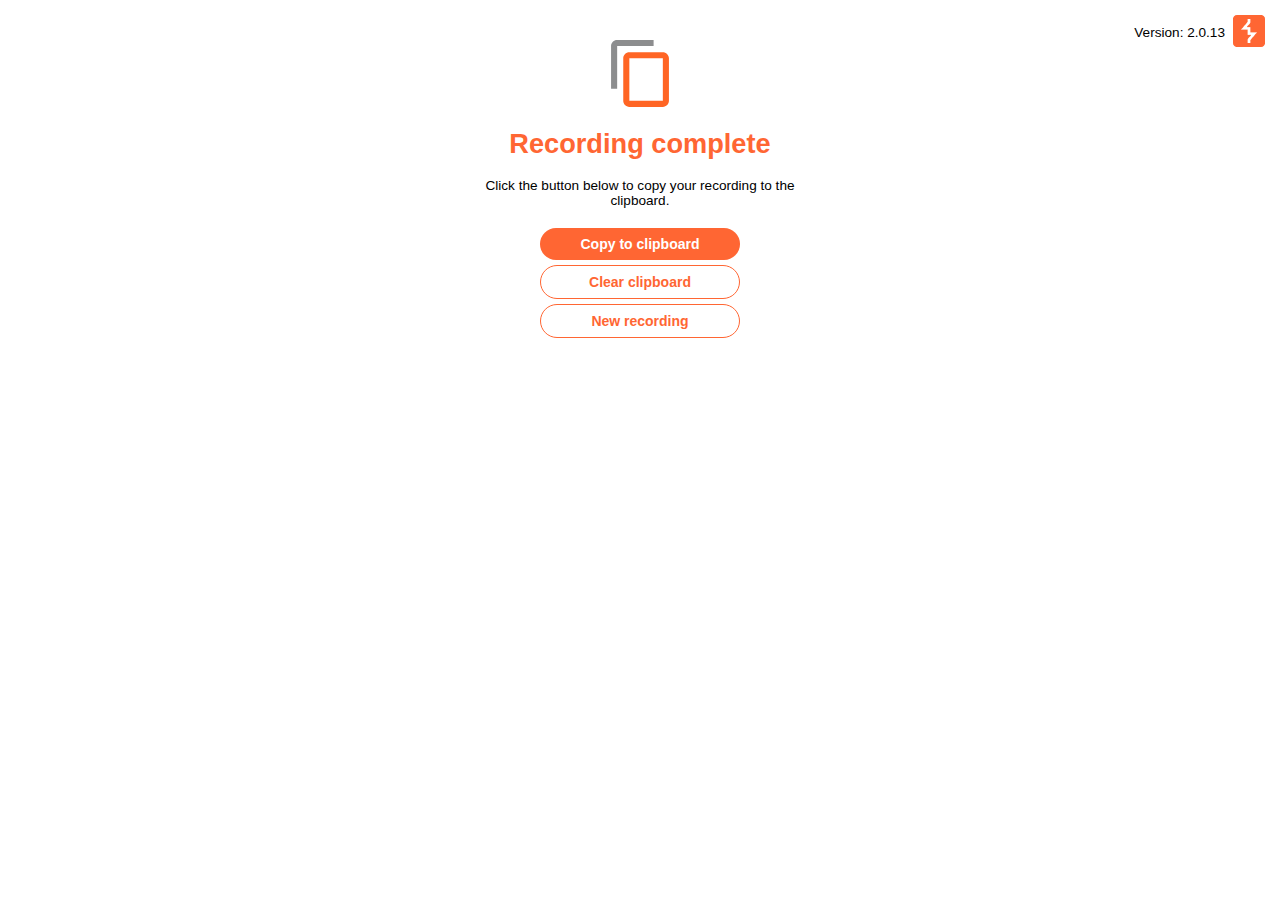
<file: resources/burp-chromium-extension/navigation-recorder/popup/complete.html>
<!DOCTYPE html>
<html lang="en">
  <head>
  <link rel="stylesheet" type="text/css" href="styles/styles.css" />
  <title>Burp Suite Navigation Recorder</title>
  </head>
  <body class="completePopup">
    <div class="logo"><img src="../images/WebApp-Recorder-32.png" alt="Burp Suite Navigation Recorder"/></div>
    <div class="Aligner">
      <div class="Aligner-item">
        <img src="../images/copy-to-clipboard.svg" alt="Copy to Clipboard" width="58" height="67" />
        <h1 id="title">Recording complete</h1>
        <p id="message">Click the button below to copy your recording to the clipboard.</p>
        <ul>
          <li><button id="copyClipboardBtn">Copy to clipboard</button></li>        
          <li><button id="clearClipboardBtn">Clear clipboard</button></li>
          <li><button id="newRecordingBtn">New recording</button></li>
        </ul>
        <p class="hide recordingDelayContainer">
          <label for="recordingDelay" class="form-label" id="delayText">Recording delay (none)</label><br>
          <input type="range" class="form-range" id="recordingDelay" value="0" min="0" max="2" step="1">
        </p>
      </div>
    </div>
    <div id="version">Version: 2.0.13</div>
    <script src="js/complete.js"></script>
    <script src="js/shared.js"></script>
  </body>
</html>
</file>
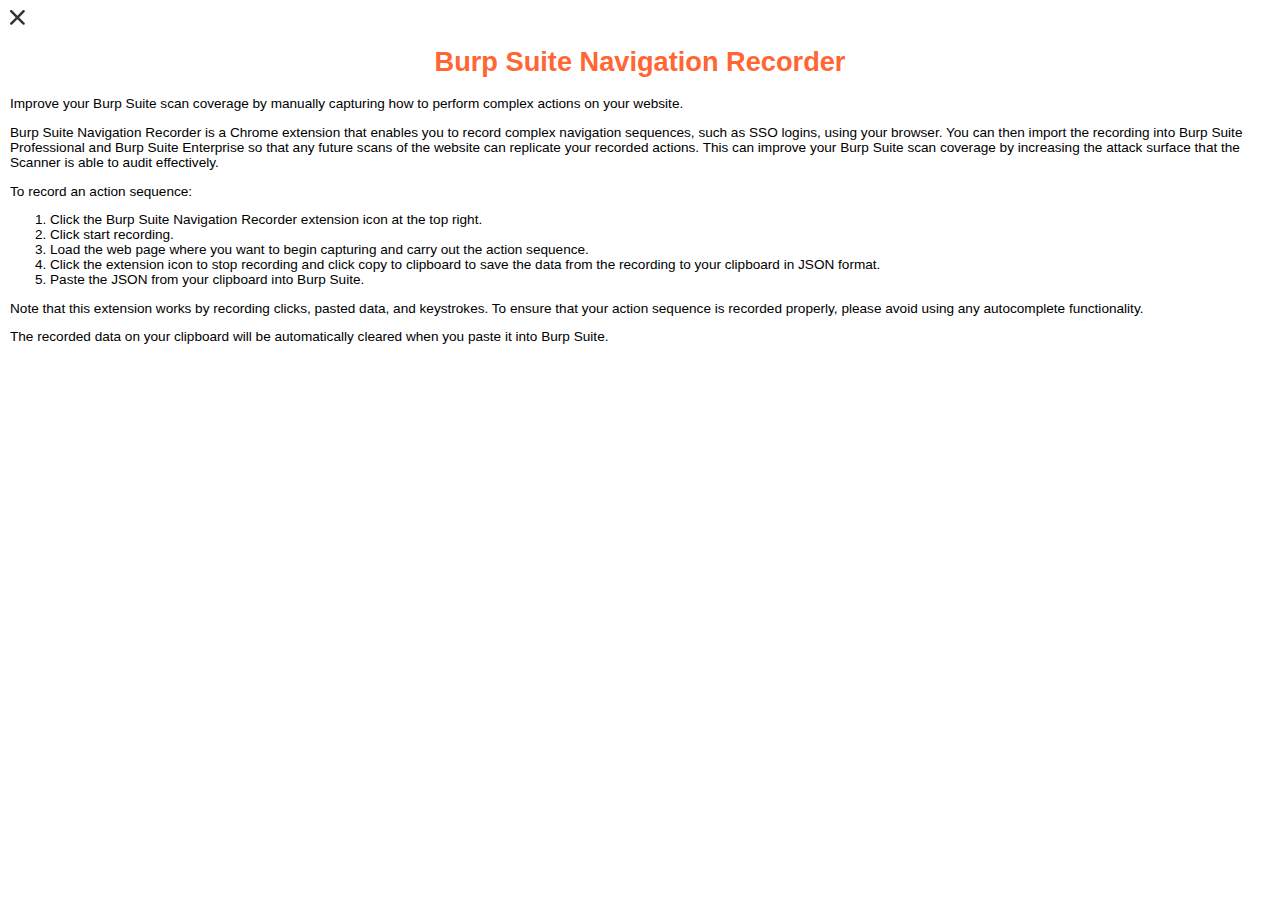
<file: resources/burp-chromium-extension/navigation-recorder/popup/help.html>
<!DOCTYPE html>
<html>
<head>
    <link rel="stylesheet" type="text/css" href="styles/styles.css" />
    <title>Burp Suite Navigation Recorder Help</title>
</head>
<body class="helpPopup">

<div><a href="#" class="close"><img src="../images/close.svg" width="15" height="15" /></a></div>

<h1>Burp Suite Navigation Recorder</h1>

<p>Improve your Burp Suite scan coverage by manually capturing how to perform complex actions on your website.</p>

<p>Burp Suite Navigation Recorder is a Chrome extension that enables you to record complex navigation sequences, such as SSO logins, using your browser. You can then import the recording into Burp Suite Professional and Burp Suite Enterprise so that any future scans of the website can replicate your recorded actions. This can improve your Burp Suite scan coverage by increasing the attack surface that the Scanner is able to audit effectively.</p>

<p>To record an action sequence:</p>
<ol>
<li>Click the Burp Suite Navigation Recorder extension icon at the top right.</li>
<li>Click start recording.</li>
<li>Load the web page where you want to begin capturing and carry out the action sequence.</li>
<li>Click the extension icon to stop recording and click copy to clipboard to save the data from the recording to your clipboard in JSON format.</li>
<li>Paste the JSON from your clipboard into Burp Suite.</li>
</ol>

<p>Note that this extension works by recording clicks, pasted data, and keystrokes. To ensure that your action sequence is recorded properly, please avoid using any autocomplete functionality.</p>

<p>The recorded data on your clipboard will be automatically cleared when you paste it into Burp Suite.</p>

<script src="js/help.js"></script>

</body>
</html>
</file>
